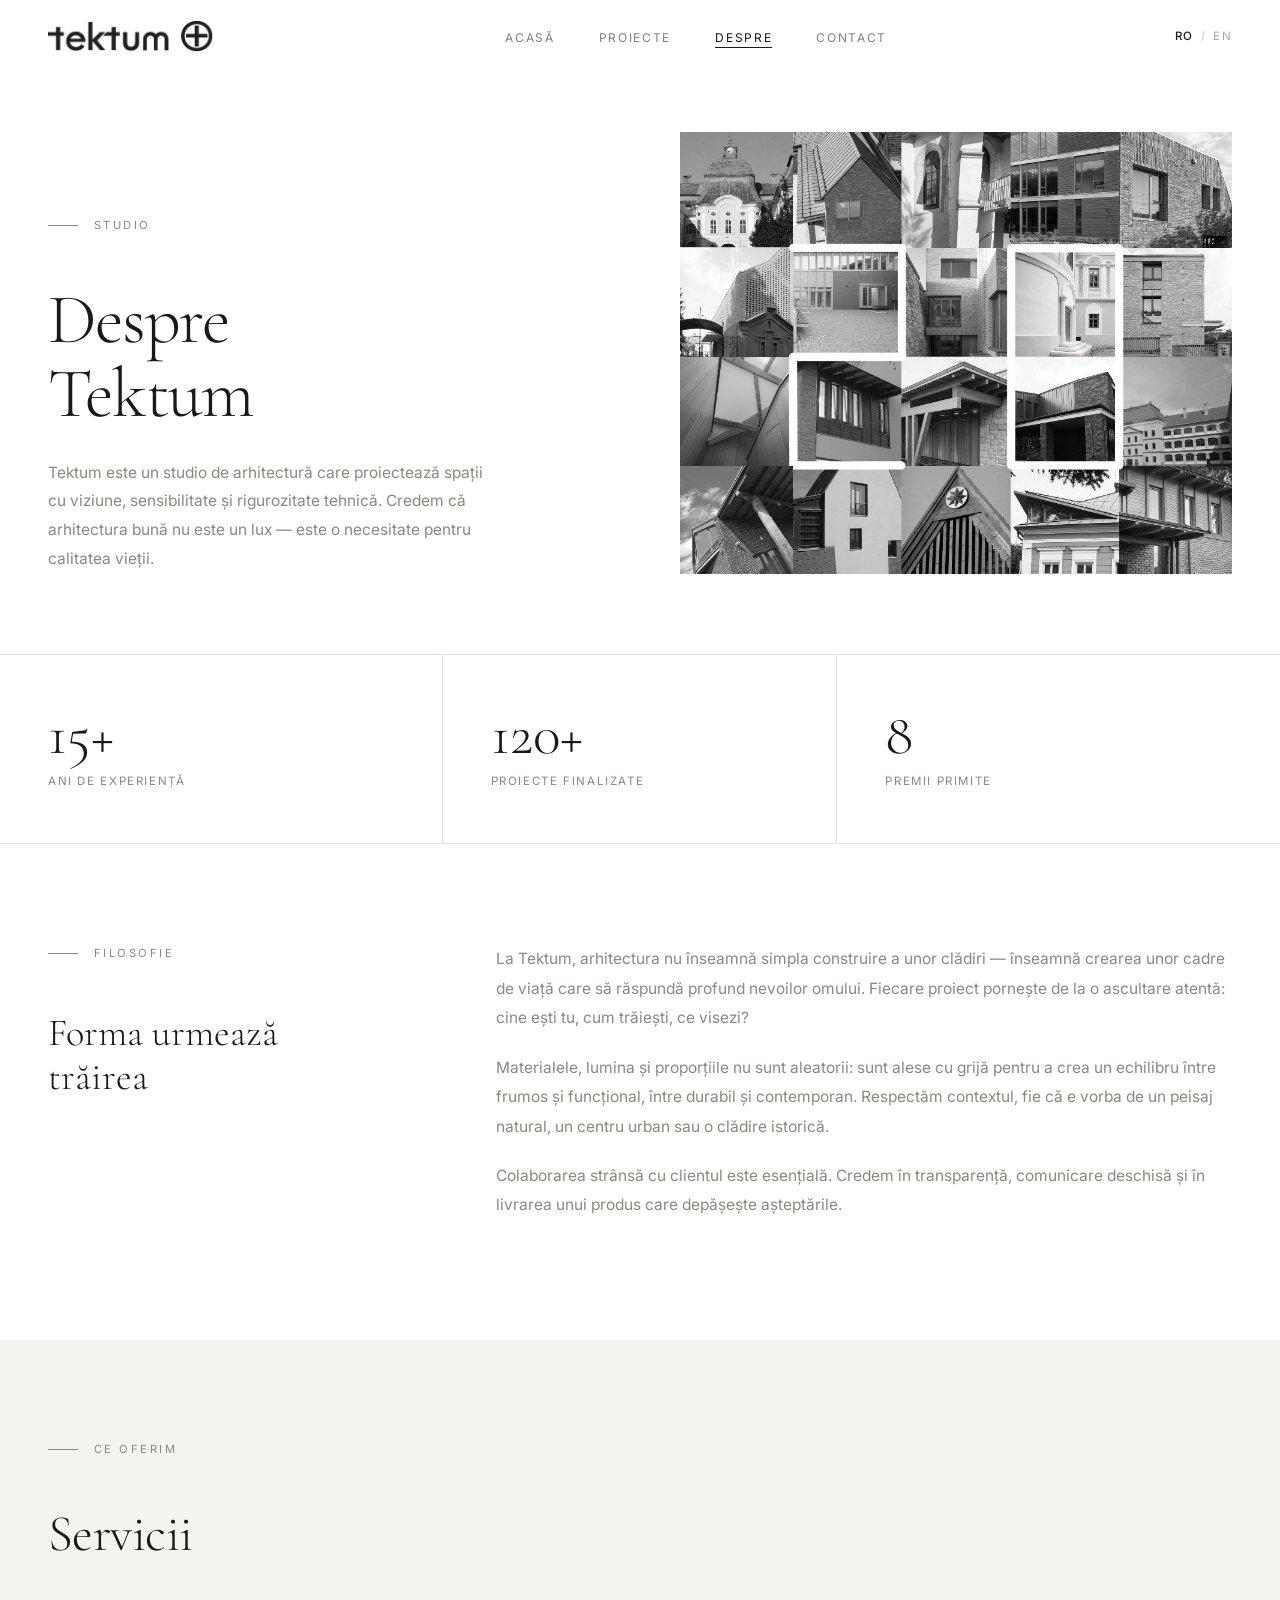
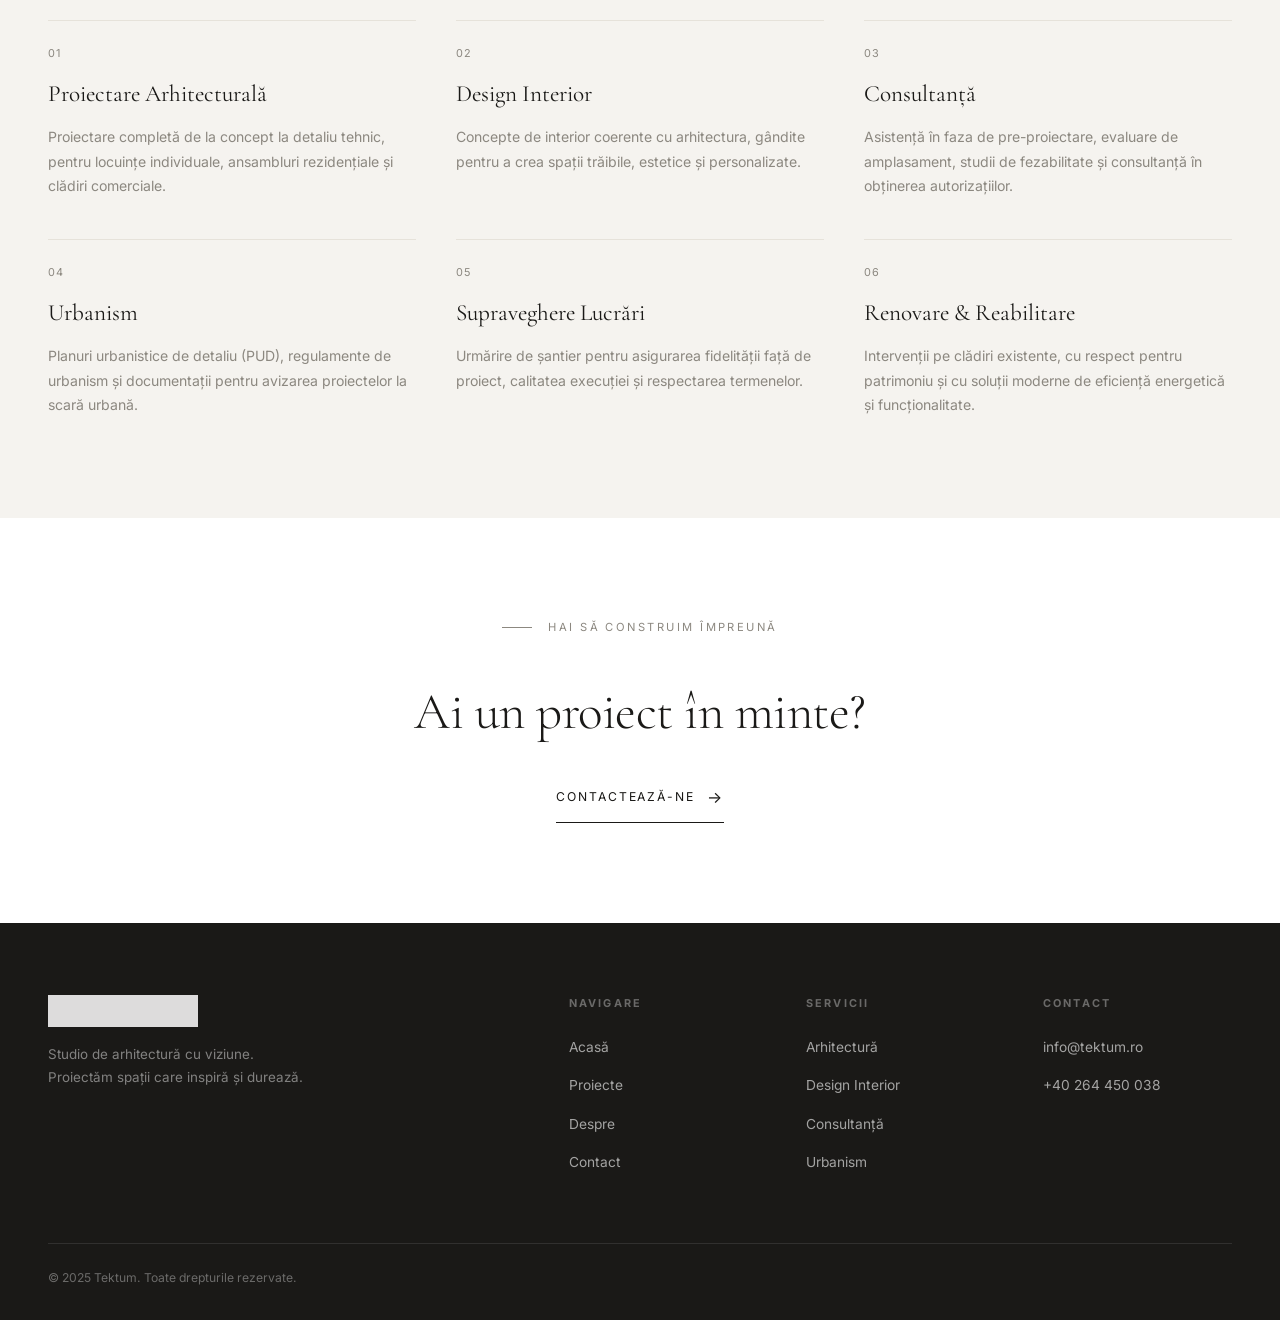
<file: about.html>
<!DOCTYPE html>
<html lang="ro">
<head>
  <meta charset="UTF-8">
  <meta name="viewport" content="width=device-width, initial-scale=1.0">
  <title>Despre | Tektum Studio de Arhitectură</title>
  <meta name="description" content="Aflați mai multe despre Tektum — filosofie, abordare și servicii de arhitectură.">
  <script>document.documentElement.lang = localStorage.getItem('tektum-lang') || 'ro';</script>
  <link rel="stylesheet" href="css/style.css">
  <link rel="preconnect" href="https://fonts.googleapis.com">
  <link rel="preconnect" href="https://fonts.gstatic.com" crossorigin>
</head>
<body>

  <!-- ── NAVIGATION ── -->
  <nav class="nav scrolled">
    <a href="index.html" class="nav-logo"><img src="images/tektum-logo.png" alt="Tektum" class="nav-logo-img"></a>

    <ul class="nav-links">
      <li><a href="index.html">
        <span class="ro">Acasă</span><span class="en">Home</span>
      </a></li>
      <li><a href="projects.html">
        <span class="ro">Proiecte</span><span class="en">Projects</span>
      </a></li>
      <li><a href="about.html">
        <span class="ro">Despre</span><span class="en">About</span>
      </a></li>
      <li><a href="contact.html">Contact</a></li>
    </ul>

    <div class="nav-right">
      <div class="lang-toggle" role="button" aria-label="Toggle language">
        <span data-lang="ro" class="active">RO</span>
        <span class="sep">/</span>
        <span data-lang="en">EN</span>
      </div>
      <div class="hamburger" role="button" aria-label="Menu">
        <span></span><span></span><span></span>
      </div>
    </div>
  </nav>

  <!-- ── MOBILE NAV ── -->
  <div class="mobile-nav">
    <a href="index.html"><span class="ro">Acasă</span><span class="en">Home</span></a>
    <a href="projects.html"><span class="ro">Proiecte</span><span class="en">Projects</span></a>
    <a href="about.html"><span class="ro">Despre</span><span class="en">About</span></a>
    <a href="contact.html">Contact</a>
    <div class="mobile-nav-lang">
      <div class="lang-toggle">
        <span data-lang="ro">RO</span>
        <span class="sep">/</span>
        <span data-lang="en">EN</span>
      </div>
    </div>
  </div>

  <!-- ── INTRO ── -->
  <section class="about-intro">
    <div class="about-intro-text">
      <div class="section-label">
        <span class="ro">Studio</span>
        <span class="en">Studio</span>
      </div>
      <h1>
        <span class="ro">Despre<br>Tektum</span>
        <span class="en">About<br>Tektum</span>
      </h1>
      <p>
        <span class="ro">
          Tektum este un studio de arhitectură care proiectează spații cu viziune,
          sensibilitate și rigurozitate tehnică. Credem că arhitectura bună nu este
          un lux — este o necesitate pentru calitatea vieții.
        </span>
        <span class="en">
          Tektum is an architecture studio that designs spaces with vision,
          sensitivity, and technical rigour. We believe that good architecture
          is not a luxury — it is a necessity for quality of life.
        </span>
      </p>
    </div>
    <img
      src="images/studio.jpg"
      alt="Studio Tektum"
      class="about-intro-img"
    >
  </section>

  <!-- ── STATS ── -->
  <div class="about-stats">
    <div class="stat-item">
      <p class="stat-num">15+</p>
      <p class="stat-label">
        <span class="ro">Ani de Experiență</span>
        <span class="en">Years of Experience</span>
      </p>
    </div>
    <div class="stat-item">
      <p class="stat-num">120+</p>
      <p class="stat-label">
        <span class="ro">Proiecte Finalizate</span>
        <span class="en">Completed Projects</span>
      </p>
    </div>
    <div class="stat-item">
      <p class="stat-num">8</p>
      <p class="stat-label">
        <span class="ro">Premii Primite</span>
        <span class="en">Awards Received</span>
      </p>
    </div>
  </div>

  <!-- ── PHILOSOPHY ── -->
  <section class="about-philosophy">
    <div>
      <div class="section-label">
        <span class="ro">Filosofie</span>
        <span class="en">Philosophy</span>
      </div>
      <h2>
        <span class="ro">Forma urmează<br>trăirea</span>
        <span class="en">Form follows<br>living</span>
      </h2>
    </div>
    <div>
      <p>
        <span class="ro">
          La Tektum, arhitectura nu înseamnă simpla construire a unor clădiri — înseamnă
          crearea unor cadre de viață care să răspundă profund nevoilor omului. Fiecare
          proiect pornește de la o ascultare atentă: cine ești tu, cum trăiești, ce visezi?
        </span>
        <span class="en">
          At Tektum, architecture is not simply about constructing buildings — it is about
          creating living frameworks that respond deeply to human needs. Every project
          begins with careful listening: who are you, how do you live, what do you dream of?
        </span>
      </p>
      <p>
        <span class="ro">
          Materialele, lumina și proporțiile nu sunt aleatorii: sunt alese cu grijă pentru
          a crea un echilibru între frumos și funcțional, între durabil și contemporan.
          Respectăm contextul, fie că e vorba de un peisaj natural, un centru urban sau
          o clădire istorică.
        </span>
        <span class="en">
          Materials, light, and proportions are never arbitrary: they are chosen carefully
          to create a balance between beauty and function, between durability and contemporaneity.
          We respect context, whether it is a natural landscape, an urban centre, or a
          historic building.
        </span>
      </p>
      <p>
        <span class="ro">
          Colaborarea strânsă cu clientul este esențială. Credem în transparență, comunicare
          deschisă și în livrarea unui produs care depășește așteptările.
        </span>
        <span class="en">
          Close collaboration with the client is essential. We believe in transparency,
          open communication, and delivering a result that exceeds expectations.
        </span>
      </p>
    </div>
  </section>

  <!-- ── SERVICES ── -->
  <section class="about-services" id="services">
    <div class="section-label">
      <span class="ro">Ce Oferim</span>
      <span class="en">What We Offer</span>
    </div>
    <h2 class="section-title">
      <span class="ro">Servicii</span>
      <span class="en">Services</span>
    </h2>

    <div class="services-grid">
      <div class="service-item">
        <p class="service-num">01</p>
        <h3 class="service-title">
          <span class="ro">Proiectare Arhitecturală</span>
          <span class="en">Architectural Design</span>
        </h3>
        <p class="service-desc">
          <span class="ro">
            Proiectare completă de la concept la detaliu tehnic, pentru locuințe
            individuale, ansambluri rezidențiale și clădiri comerciale.
          </span>
          <span class="en">
            Complete design from concept to technical detail, for individual homes,
            residential developments, and commercial buildings.
          </span>
        </p>
      </div>

      <div class="service-item">
        <p class="service-num">02</p>
        <h3 class="service-title">
          <span class="ro">Design Interior</span>
          <span class="en">Interior Design</span>
        </h3>
        <p class="service-desc">
          <span class="ro">
            Concepte de interior coerente cu arhitectura, gândite pentru a crea
            spații trăibile, estetice și personalizate.
          </span>
          <span class="en">
            Interior concepts coherent with the architecture, designed to create
            liveable, aesthetic, and personalised spaces.
          </span>
        </p>
      </div>

      <div class="service-item">
        <p class="service-num">03</p>
        <h3 class="service-title">
          <span class="ro">Consultanță</span>
          <span class="en">Consulting</span>
        </h3>
        <p class="service-desc">
          <span class="ro">
            Asistență în faza de pre-proiectare, evaluare de amplasament, studii
            de fezabilitate și consultanță în obținerea autorizațiilor.
          </span>
          <span class="en">
            Assistance in pre-design phases, site evaluation, feasibility studies,
            and guidance through the permitting process.
          </span>
        </p>
      </div>

      <div class="service-item">
        <p class="service-num">04</p>
        <h3 class="service-title">
          <span class="ro">Urbanism</span>
          <span class="en">Urban Planning</span>
        </h3>
        <p class="service-desc">
          <span class="ro">
            Planuri urbanistice de detaliu (PUD), regulamente de urbanism și
            documentații pentru avizarea proiectelor la scară urbană.
          </span>
          <span class="en">
            Detailed urban plans, zoning regulations, and documentation for
            approval of urban-scale projects.
          </span>
        </p>
      </div>

      <div class="service-item">
        <p class="service-num">05</p>
        <h3 class="service-title">
          <span class="ro">Supraveghere Lucrări</span>
          <span class="en">Construction Supervision</span>
        </h3>
        <p class="service-desc">
          <span class="ro">
            Urmărire de șantier pentru asigurarea fidelității față de proiect,
            calitatea execuției și respectarea termenelor.
          </span>
          <span class="en">
            On-site supervision to ensure fidelity to the design, quality of
            execution, and adherence to the schedule.
          </span>
        </p>
      </div>

      <div class="service-item">
        <p class="service-num">06</p>
        <h3 class="service-title">
          <span class="ro">Renovare &amp; Reabilitare</span>
          <span class="en">Renovation &amp; Rehabilitation</span>
        </h3>
        <p class="service-desc">
          <span class="ro">
            Intervenții pe clădiri existente, cu respect pentru patrimoniu și
            cu soluții moderne de eficiență energetică și funcționalitate.
          </span>
          <span class="en">
            Interventions on existing buildings, respectful of heritage and
            incorporating modern solutions for energy efficiency and functionality.
          </span>
        </p>
      </div>
    </div>
  </section>

  <!-- ── CTA ── -->
  <section style="padding: 100px 48px; text-align: center;">
    <p class="section-label" style="justify-content: center;">
      <span class="ro">Hai să construim împreună</span>
      <span class="en">Let's build together</span>
    </p>
    <h2 class="section-title" style="margin-bottom: 40px;">
      <span class="ro">Ai un proiect în minte?</span>
      <span class="en">Have a project in mind?</span>
    </h2>
    <a href="contact.html" class="btn">
      <span class="ro">Contactează-ne</span>
      <span class="en">Contact us</span>
    </a>
  </section>

  <!-- ── FOOTER ── -->
  <footer class="footer">
    <div class="footer-top">
      <div class="footer-brand">
        <img src="images/tektum-logo.png" alt="Tektum" class="footer-logo-img">
        <p>
          <span class="ro">Studio de arhitectură cu viziune. Proiectăm spații care inspiră și durează.</span>
          <span class="en">An architecture studio with vision. We design spaces that inspire and endure.</span>
        </p>
      </div>
      <div class="footer-col">
        <h4><span class="ro">Navigare</span><span class="en">Navigate</span></h4>
        <ul>
          <li><a href="index.html"><span class="ro">Acasă</span><span class="en">Home</span></a></li>
          <li><a href="projects.html"><span class="ro">Proiecte</span><span class="en">Projects</span></a></li>
          <li><a href="about.html"><span class="ro">Despre</span><span class="en">About</span></a></li>
          <li><a href="contact.html">Contact</a></li>
        </ul>
      </div>
      <div class="footer-col">
        <h4><span class="ro">Servicii</span><span class="en">Services</span></h4>
        <ul>
          <li><a href="#services"><span class="ro">Arhitectură</span><span class="en">Architecture</span></a></li>
          <li><a href="#services"><span class="ro">Design Interior</span><span class="en">Interior Design</span></a></li>
          <li><a href="#services"><span class="ro">Consultanță</span><span class="en">Consulting</span></a></li>
          <li><a href="#services"><span class="ro">Urbanism</span><span class="en">Urban Planning</span></a></li>
        </ul>
      </div>
      <div class="footer-col">
        <h4>Contact</h4>
        <ul>
          <li><a href="mailto:info@tektum.ro">info@tektum.ro</a></li>
          <li><a href="tel:+40264450038">+40 264 450 038</a></li>
        </ul>
      </div>
    </div>
    <div class="footer-bottom">
      <span>© 2025 Tektum. <span class="ro">Toate drepturile rezervate.</span><span class="en">All rights reserved.</span></span>
    </div>
  </footer>

  <script src="js/main.js"></script>
</body>
</html>
</file>
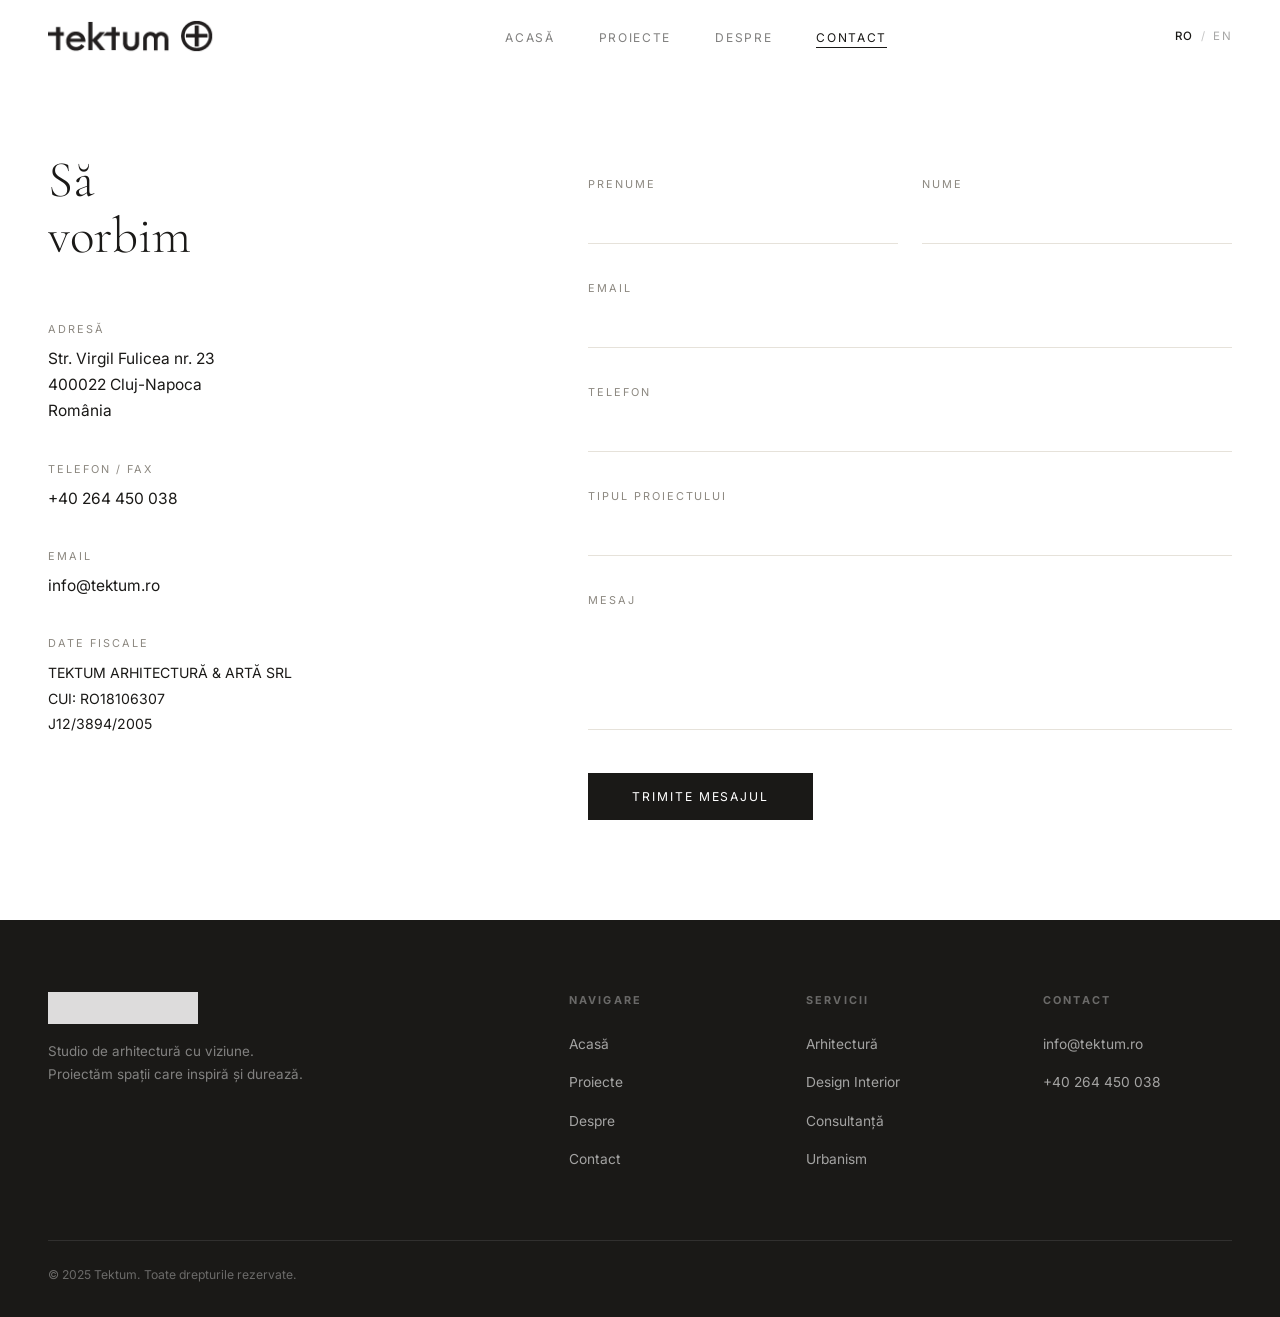
<file: contact.html>
<!DOCTYPE html>
<html lang="ro">
<head>
  <meta charset="UTF-8">
  <meta name="viewport" content="width=device-width, initial-scale=1.0">
  <title>Contact | Tektum Studio de Arhitectură</title>
  <meta name="description" content="Contactați Tektum pentru proiecte de arhitectură, consultanță și colaborări.">
  <script>document.documentElement.lang = localStorage.getItem('tektum-lang') || 'ro';</script>
  <link rel="stylesheet" href="css/style.css">
  <link rel="preconnect" href="https://fonts.googleapis.com">
  <link rel="preconnect" href="https://fonts.gstatic.com" crossorigin>
</head>
<body>

  <!-- ── NAVIGATION ── -->
  <nav class="nav scrolled">
    <a href="index.html" class="nav-logo"><img src="images/tektum-logo.png" alt="Tektum" class="nav-logo-img"></a>

    <ul class="nav-links">
      <li><a href="index.html">
        <span class="ro">Acasă</span><span class="en">Home</span>
      </a></li>
      <li><a href="projects.html">
        <span class="ro">Proiecte</span><span class="en">Projects</span>
      </a></li>
      <li><a href="about.html">
        <span class="ro">Despre</span><span class="en">About</span>
      </a></li>
      <li><a href="contact.html">Contact</a></li>
    </ul>

    <div class="nav-right">
      <div class="lang-toggle" role="button" aria-label="Toggle language">
        <span data-lang="ro" class="active">RO</span>
        <span class="sep">/</span>
        <span data-lang="en">EN</span>
      </div>
      <div class="hamburger" role="button" aria-label="Menu">
        <span></span><span></span><span></span>
      </div>
    </div>
  </nav>

  <!-- ── MOBILE NAV ── -->
  <div class="mobile-nav">
    <a href="index.html"><span class="ro">Acasă</span><span class="en">Home</span></a>
    <a href="projects.html"><span class="ro">Proiecte</span><span class="en">Projects</span></a>
    <a href="about.html"><span class="ro">Despre</span><span class="en">About</span></a>
    <a href="contact.html">Contact</a>
    <div class="mobile-nav-lang">
      <div class="lang-toggle">
        <span data-lang="ro">RO</span>
        <span class="sep">/</span>
        <span data-lang="en">EN</span>
      </div>
    </div>
  </div>

  <!-- ── CONTACT ── -->
  <div class="contact-wrap">

    <!-- Left: Info -->
    <div class="contact-info">
      <h1>
        <span class="ro">Să<br>vorbim</span>
        <span class="en">Let's<br>talk</span>
      </h1>

      <div class="contact-detail">
        <p class="contact-detail-label">
          <span class="ro">Adresă</span>
          <span class="en">Address</span>
        </p>
        <p class="contact-detail-value">
          Str. Virgil Fulicea nr. 23<br>
          400022 Cluj-Napoca<br>
          România
        </p>
      </div>

      <div class="contact-detail">
        <p class="contact-detail-label">
          <span class="ro">Telefon / Fax</span>
          <span class="en">Phone / Fax</span>
        </p>
        <p class="contact-detail-value">
          <a href="tel:+40264450038">+40 264 450 038</a>
        </p>
      </div>

      <div class="contact-detail">
        <p class="contact-detail-label">Email</p>
        <p class="contact-detail-value">
          <a href="mailto:info@tektum.ro">info@tektum.ro</a>
        </p>
      </div>

      <div class="contact-detail">
        <p class="contact-detail-label">
          <span class="ro">Date Fiscale</span>
          <span class="en">Company Details</span>
        </p>
        <p class="contact-detail-value" style="font-size:.88rem; line-height:1.8;">
          TEKTUM ARHITECTURĂ &amp; ARTĂ SRL<br>
          CUI: RO18106307<br>
          J12/3894/2005
        </p>
      </div>
    </div>

    <!-- Right: Form -->
    <div class="contact-form">
      <form novalidate>
        <div class="form-row">
          <div class="form-group">
            <label for="fname">
              <span class="ro">Prenume</span>
              <span class="en">First Name</span>
            </label>
            <input type="text" id="fname" name="fname" autocomplete="given-name" required>
          </div>
          <div class="form-group">
            <label for="lname">
              <span class="ro">Nume</span>
              <span class="en">Last Name</span>
            </label>
            <input type="text" id="lname" name="lname" autocomplete="family-name" required>
          </div>
        </div>

        <div class="form-group">
          <label for="email">Email</label>
          <input type="email" id="email" name="email" autocomplete="email" required>
        </div>

        <div class="form-group">
          <label for="phone">
            <span class="ro">Telefon</span>
            <span class="en">Phone</span>
          </label>
          <input type="tel" id="phone" name="phone" autocomplete="tel">
        </div>

        <div class="form-group">
          <label for="service">
            <span class="ro">Tipul Proiectului</span>
            <span class="en">Project Type</span>
          </label>
          <select id="service" name="service">
            <option value="" disabled selected></option>
            <option value="rezidential" class="ro">Proiect Rezidențial</option>
            <option value="rezidential" class="en" style="display:none">Residential Project</option>
            <option value="comercial" class="ro">Proiect Comercial</option>
            <option value="comercial" class="en" style="display:none">Commercial Project</option>
            <option value="interior" class="ro">Design Interior</option>
            <option value="interior" class="en" style="display:none">Interior Design</option>
            <option value="renovare" class="ro">Renovare / Reabilitare</option>
            <option value="renovare" class="en" style="display:none">Renovation / Rehabilitation</option>
            <option value="consultanta" class="ro">Consultanță</option>
            <option value="consultanta" class="en" style="display:none">Consulting</option>
            <option value="altele" class="ro">Altele</option>
            <option value="altele" class="en" style="display:none">Other</option>
          </select>
        </div>

        <div class="form-group">
          <label for="message">
            <span class="ro">Mesaj</span>
            <span class="en">Message</span>
          </label>
          <textarea id="message" name="message" required></textarea>
        </div>

        <button type="submit" class="btn-submit">
          <span class="ro">Trimite Mesajul</span>
          <span class="en">Send Message</span>
        </button>
      </form>
    </div>

  </div>

  <!-- ── FOOTER ── -->
  <footer class="footer">
    <div class="footer-top">
      <div class="footer-brand">
        <img src="images/tektum-logo.png" alt="Tektum" class="footer-logo-img">
        <p>
          <span class="ro">Studio de arhitectură cu viziune. Proiectăm spații care inspiră și durează.</span>
          <span class="en">An architecture studio with vision. We design spaces that inspire and endure.</span>
        </p>
      </div>
      <div class="footer-col">
        <h4><span class="ro">Navigare</span><span class="en">Navigate</span></h4>
        <ul>
          <li><a href="index.html"><span class="ro">Acasă</span><span class="en">Home</span></a></li>
          <li><a href="projects.html"><span class="ro">Proiecte</span><span class="en">Projects</span></a></li>
          <li><a href="about.html"><span class="ro">Despre</span><span class="en">About</span></a></li>
          <li><a href="contact.html">Contact</a></li>
        </ul>
      </div>
      <div class="footer-col">
        <h4><span class="ro">Servicii</span><span class="en">Services</span></h4>
        <ul>
          <li><a href="about.html#services"><span class="ro">Arhitectură</span><span class="en">Architecture</span></a></li>
          <li><a href="about.html#services"><span class="ro">Design Interior</span><span class="en">Interior Design</span></a></li>
          <li><a href="about.html#services"><span class="ro">Consultanță</span><span class="en">Consulting</span></a></li>
          <li><a href="about.html#services"><span class="ro">Urbanism</span><span class="en">Urban Planning</span></a></li>
        </ul>
      </div>
      <div class="footer-col">
        <h4>Contact</h4>
        <ul>
          <li><a href="mailto:info@tektum.ro">info@tektum.ro</a></li>
          <li><a href="tel:+40264450038">+40 264 450 038</a></li>
        </ul>
      </div>
    </div>
    <div class="footer-bottom">
      <span>© 2025 Tektum. <span class="ro">Toate drepturile rezervate.</span><span class="en">All rights reserved.</span></span>
    </div>
  </footer>

  <script src="js/main.js"></script>
</body>
</html>
</file>
<file: css/style.css>
@import url('https://fonts.googleapis.com/css2?family=Cormorant+Garamond:ital,wght@0,300;0,400;0,500;0,600;1,300;1,400&family=Inter:wght@300;400;500&display=swap');

*, *::before, *::after {
  box-sizing: border-box;
  margin: 0;
  padding: 0;
}

:root {
  --bg:        #FFFFFF;
  --bg-alt:    #F5F3EF;
  --text:      #1A1917;
  --muted:     #8C8880;
  --accent:    #9B8B7A;
  --border:    #E6E2DA;
  --nav-h:     72px;
  --serif:     'Cormorant Garamond', Georgia, serif;
  --sans:      'Inter', system-ui, sans-serif;
  --ease:      cubic-bezier(0.16, 1, 0.3, 1);
}

html { font-size: 16px; scroll-behavior: smooth; }

body {
  font-family: var(--sans);
  background: var(--bg);
  color: var(--text);
  line-height: 1.65;
  overflow-x: hidden;
  animation: fadeIn .5s ease;
}

@keyframes fadeIn { from { opacity: 0; } to { opacity: 1; } }

/* Language */
html[lang="ro"] .en { display: none !important; }
html[lang="en"] .ro { display: none !important; }

a { color: inherit; text-decoration: none; }
img { display: block; max-width: 100%; height: auto; }

/* ─── NAVIGATION ─── */
.nav {
  position: fixed;
  top: 0; left: 0; right: 0;
  z-index: 100;
  height: var(--nav-h);
  display: flex;
  align-items: center;
  justify-content: space-between;
  padding: 0 48px;
  transition: background .4s var(--ease), box-shadow .4s var(--ease);
}

.nav.scrolled {
  background: rgba(255,255,255,.96);
  backdrop-filter: blur(12px);
  box-shadow: 0 1px 0 var(--border);
}

.nav-logo { display: flex; align-items: center; }

.nav-logo-img {
  height: 36px;
  width: auto;
  display: block;
  transition: filter .35s;
}

.hero-page .nav:not(.scrolled) .nav-logo-img {
  filter: brightness(0) invert(1);
}

.nav-links {
  display: flex;
  align-items: center;
  gap: 44px;
  list-style: none;
}

.nav-links a {
  font-size: .75rem;
  letter-spacing: .14em;
  text-transform: uppercase;
  font-weight: 400;
  opacity: .55;
  transition: opacity .2s;
  position: relative;
  padding-bottom: 3px;
}

.nav-links a::after {
  content: '';
  position: absolute;
  bottom: 0; left: 0; right: 0;
  height: 1px;
  background: currentColor;
  transform: scaleX(0);
  transition: transform .3s var(--ease);
}

.nav-links a:hover,
.nav-links a.active {
  opacity: 1;
}

.nav-links a.active::after,
.nav-links a:hover::after {
  transform: scaleX(1);
}

.nav-right {
  display: flex;
  align-items: center;
  gap: 28px;
}

.lang-toggle {
  display: flex;
  align-items: center;
  gap: 7px;
  cursor: pointer;
  user-select: none;
}

.lang-toggle span {
  font-size: .72rem;
  letter-spacing: .12em;
  text-transform: uppercase;
  font-weight: 400;
  opacity: .38;
  transition: opacity .2s;
}

.lang-toggle span.active { opacity: 1; font-weight: 500; }
.lang-toggle .sep { opacity: .25; }

/* Hero page: nav text is white at top */
.hero-page .nav:not(.scrolled) { color: white; }
.hero-page .nav:not(.scrolled) .hamburger span { background: white; }

/* ─── HAMBURGER ─── */
.hamburger {
  display: none;
  flex-direction: column;
  gap: 5px;
  cursor: pointer;
  padding: 4px;
}

.hamburger span {
  display: block;
  width: 24px;
  height: 1.5px;
  background: var(--text);
  transition: transform .3s var(--ease), opacity .2s;
}

.hamburger.open span:nth-child(1) { transform: rotate(45deg) translate(4.5px, 4.5px); }
.hamburger.open span:nth-child(2) { opacity: 0; transform: scaleX(0); }
.hamburger.open span:nth-child(3) { transform: rotate(-45deg) translate(4.5px, -4.5px); }

/* ─── MOBILE NAV ─── */
.mobile-nav {
  display: none;
  position: fixed;
  inset: 0;
  background: var(--bg);
  z-index: 99;
  flex-direction: column;
  justify-content: center;
  align-items: center;
  gap: 32px;
}

.mobile-nav.open { display: flex; }

.mobile-nav a {
  font-family: var(--serif);
  font-size: 2.6rem;
  font-weight: 300;
  opacity: .7;
  transition: opacity .2s;
}

.mobile-nav a:hover { opacity: 1; }

.mobile-nav-lang {
  margin-top: 16px;
  display: flex;
  gap: 16px;
}

/* ─── HERO ─── */
.hero {
  position: relative;
  height: 100vh;
  min-height: 620px;
  overflow: hidden;
}

.hero-image {
  position: absolute;
  inset: 0;
  width: 100%; height: 100%;
  object-fit: cover;
  animation: heroZoom 8s ease-out forwards;
}

@keyframes heroZoom {
  from { transform: scale(1.06); }
  to   { transform: scale(1.00); }
}

.hero-overlay {
  position: absolute;
  inset: 0;
  background: linear-gradient(
    to bottom,
    rgba(0,0,0,.12) 0%,
    rgba(0,0,0,.0)  40%,
    rgba(0,0,0,.45) 100%
  );
}

.hero-content {
  position: absolute;
  bottom: 88px;
  left: 48px;
  right: 48px;
  color: white;
}

.hero-tagline {
  font-family: var(--serif);
  font-size: clamp(2.8rem, 6.5vw, 5.5rem);
  font-weight: 300;
  line-height: 1.08;
  letter-spacing: -.01em;
  margin-bottom: 18px;
}

.hero-sub {
  font-size: .82rem;
  letter-spacing: .18em;
  text-transform: uppercase;
  opacity: .7;
  font-weight: 300;
}

.hero-scroll {
  position: absolute;
  bottom: 48px;
  right: 48px;
  color: white;
  display: flex;
  flex-direction: column;
  align-items: center;
  gap: 8px;
  font-size: .65rem;
  letter-spacing: .18em;
  text-transform: uppercase;
  opacity: .55;
}

.hero-scroll-line {
  width: 1px;
  height: 44px;
  background: white;
  transform-origin: top;
  animation: scrollLine 2.2s ease-in-out infinite;
}

@keyframes scrollLine {
  0%   { transform: scaleY(0); transform-origin: top;    opacity: 1; }
  45%  { transform: scaleY(1); transform-origin: top;    opacity: 1; }
  50%  { transform: scaleY(1); transform-origin: bottom; opacity: 1; }
  100% { transform: scaleY(0); transform-origin: bottom; opacity: 0; }
}

/* ─── SECTIONS ─── */
section { padding: 100px 48px; }

.section-label {
  font-size: .7rem;
  letter-spacing: .22em;
  text-transform: uppercase;
  color: var(--muted);
  margin-bottom: 48px;
  display: flex;
  align-items: center;
  gap: 16px;
}

.section-label::before {
  content: '';
  display: block;
  width: 30px;
  height: 1px;
  background: var(--muted);
  flex-shrink: 0;
}

.section-title {
  font-family: var(--serif);
  font-size: clamp(2rem, 4vw, 3.6rem);
  font-weight: 300;
  line-height: 1.12;
  letter-spacing: -.01em;
}

/* ─── FEATURED PROJECTS ─── */
.featured-projects { background: var(--bg); }

.projects-grid {
  display: grid;
  grid-template-columns: 7fr 5fr;
  grid-template-rows: auto auto;
  gap: 20px;
  margin-top: 56px;
  margin-bottom: 56px;
}

.project-card { position: relative; overflow: hidden; cursor: pointer; }

.project-card:nth-child(1) { grid-row: 1 / 3; }

.project-card .project-thumb {
  width: 100%;
  object-fit: cover;
  transition: transform .7s var(--ease);
  display: block;
}

.project-card:nth-child(1) .project-thumb {
  height: 100%;
  aspect-ratio: unset;
}

.project-card:nth-child(2) .project-thumb,
.project-card:nth-child(3) .project-thumb {
  aspect-ratio: 4/3;
}

.project-card:hover .project-thumb { transform: scale(1.04); }

.project-card-info { padding: 14px 0 0; }

.project-card-num {
  font-size: .68rem;
  color: var(--muted);
  letter-spacing: .1em;
  margin-bottom: 5px;
}

.project-card-title {
  font-family: var(--serif);
  font-size: 1.3rem;
  font-weight: 400;
  margin-bottom: 4px;
}

.project-card-meta {
  font-size: .78rem;
  color: var(--muted);
  letter-spacing: .05em;
}

/* ─── ABOUT TEASER ─── */
.about-teaser {
  background: var(--bg-alt);
  display: grid;
  grid-template-columns: 1fr 1fr;
  gap: 80px;
  align-items: center;
}

.about-teaser-img {
  width: 100%;
  aspect-ratio: 4/5;
  object-fit: cover;
}

.about-teaser-content { max-width: 520px; }

.about-teaser-text {
  font-family: var(--serif);
  font-size: clamp(1.05rem, 1.6vw, 1.3rem);
  font-weight: 300;
  line-height: 1.75;
  color: var(--text);
  margin: 24px 0 44px;
}

/* ─── BUTTON ─── */
.btn {
  display: inline-flex;
  align-items: center;
  gap: 12px;
  font-size: .76rem;
  letter-spacing: .16em;
  text-transform: uppercase;
  font-weight: 400;
  padding-bottom: 12px;
  border-bottom: 1px solid var(--text);
  transition: gap .3s var(--ease);
}

.btn:hover { gap: 22px; }
.btn::after { content: '→'; font-size: 1rem; font-family: var(--sans); }

/* ─── PAGE HEADER ─── */
.page-header {
  padding-top: calc(var(--nav-h) + 80px);
  padding-bottom: 48px;
  padding-left: 48px;
  padding-right: 48px;
}

.page-header h1 {
  font-family: var(--serif);
  font-size: clamp(2.6rem, 5.5vw, 4.8rem);
  font-weight: 300;
  letter-spacing: -.02em;
  line-height: 1.05;
}

/* ─── FILTER TABS ─── */
.filter-bar {
  display: flex;
  padding: 0 48px;
  border-bottom: 1px solid var(--border);
  gap: 0;
  overflow-x: auto;
}

.filter-tab {
  padding: 16px 28px;
  font-size: .74rem;
  letter-spacing: .12em;
  text-transform: uppercase;
  cursor: pointer;
  border-bottom: 2px solid transparent;
  margin-bottom: -1px;
  white-space: nowrap;
  opacity: .45;
  transition: opacity .2s, border-color .2s;
  background: none;
  border-top: none;
  border-left: none;
  border-right: none;
  font-family: var(--sans);
  color: var(--text);
}

.filter-tab:first-child { padding-left: 0; }

.filter-tab.active,
.filter-tab:hover {
  opacity: 1;
  border-bottom-color: var(--text);
}

/* ─── PROJECTS GRID (all projects page) ─── */
.projects-all {
  padding: 48px;
  display: grid;
  grid-template-columns: repeat(3, 1fr);
  gap: 32px 24px;
}

.project-item {
  position: relative;
  overflow: hidden;
  cursor: pointer;
}

.project-item-img {
  width: 100%;
  aspect-ratio: 4/3;
  object-fit: cover;
  display: block;
  transition: transform .6s var(--ease);
}

.project-item:hover .project-item-img { transform: scale(1.04); }

.project-item-overlay {
  position: absolute;
  inset: 0;
  background: rgba(20,18,15,.65);
  display: flex;
  flex-direction: column;
  justify-content: flex-end;
  padding: 24px;
  opacity: 0;
  transition: opacity .3s;
  color: white;
}

.project-item:hover .project-item-overlay { opacity: 1; }

.project-item-overlay h3 {
  font-family: var(--serif);
  font-size: 1.5rem;
  font-weight: 400;
  margin-bottom: 5px;
}

.project-item-overlay p {
  font-size: .76rem;
  letter-spacing: .08em;
  opacity: .72;
}

.project-item-info { padding: 14px 0 0; }

.project-item-title {
  font-family: var(--serif);
  font-size: 1.1rem;
  font-weight: 400;
  margin-bottom: 3px;
}

.project-item-sub {
  font-size: .75rem;
  color: var(--muted);
}

/* ─── ABOUT PAGE ─── */
.about-intro {
  padding-top: calc(var(--nav-h) + 60px);
  padding-left: 48px;
  padding-right: 48px;
  padding-bottom: 80px;
  display: grid;
  grid-template-columns: 1fr 1fr;
  gap: 80px;
  align-items: end;
}

.about-intro-text h1 {
  font-family: var(--serif);
  font-size: clamp(2.6rem, 5.5vw, 4.8rem);
  font-weight: 300;
  letter-spacing: -.02em;
  line-height: 1.05;
  margin-bottom: 28px;
}

.about-intro-text p {
  font-size: .97rem;
  line-height: 1.85;
  color: var(--muted);
  max-width: 440px;
}

.about-intro-img {
  width: 100%;
  aspect-ratio: 5/4;
  object-fit: cover;
}

.about-stats {
  display: grid;
  grid-template-columns: repeat(3, 1fr);
  border-top: 1px solid var(--border);
  border-bottom: 1px solid var(--border);
  padding: 0 48px;
}

.stat-item {
  padding: 52px 48px;
  border-right: 1px solid var(--border);
}

.stat-item:first-child { padding-left: 0; }
.stat-item:last-child { border-right: none; }

.stat-num {
  font-family: var(--serif);
  font-size: 3.6rem;
  font-weight: 300;
  line-height: 1;
  margin-bottom: 8px;
}

.stat-label {
  font-size: .72rem;
  letter-spacing: .14em;
  text-transform: uppercase;
  color: var(--muted);
}

.about-philosophy {
  display: grid;
  grid-template-columns: 1fr 2fr;
  gap: 80px;
}

.about-philosophy h2 {
  font-family: var(--serif);
  font-size: clamp(1.8rem, 3vw, 2.8rem);
  font-weight: 300;
  line-height: 1.15;
}

.about-philosophy p {
  font-size: .97rem;
  line-height: 1.9;
  color: var(--muted);
  margin-bottom: 20px;
}

.about-services { background: var(--bg-alt); }

.services-grid {
  display: grid;
  grid-template-columns: repeat(3, 1fr);
  gap: 40px;
  margin-top: 56px;
}

.service-item {
  padding-top: 24px;
  border-top: 1px solid var(--border);
}

.service-num {
  font-size: .68rem;
  color: var(--muted);
  letter-spacing: .1em;
  margin-bottom: 12px;
}

.service-title {
  font-family: var(--serif);
  font-size: 1.45rem;
  font-weight: 400;
  margin-bottom: 12px;
}

.service-desc {
  font-size: .88rem;
  line-height: 1.75;
  color: var(--muted);
}

/* ─── CONTACT PAGE ─── */
.contact-wrap {
  padding-top: calc(var(--nav-h) + 80px);
  padding-bottom: 100px;
  padding-left: 48px;
  padding-right: 48px;
  display: grid;
  grid-template-columns: 5fr 7fr;
  gap: 80px;
}

.contact-info h1 {
  font-family: var(--serif);
  font-size: clamp(2rem, 4vw, 3.5rem);
  font-weight: 300;
  line-height: 1.1;
  margin-bottom: 56px;
}

.contact-detail { margin-bottom: 36px; }

.contact-detail-label {
  font-size: .68rem;
  letter-spacing: .18em;
  text-transform: uppercase;
  color: var(--muted);
  margin-bottom: 7px;
}

.contact-detail-value {
  font-size: .97rem;
  line-height: 1.7;
}

.contact-detail-value a:hover { text-decoration: underline; }

.contact-form { padding-top: 24px; }

.form-row {
  display: grid;
  grid-template-columns: 1fr 1fr;
  gap: 24px;
}

.form-group { margin-bottom: 36px; }

.form-group label {
  display: block;
  font-size: .68rem;
  letter-spacing: .18em;
  text-transform: uppercase;
  color: var(--muted);
  margin-bottom: 10px;
}

.form-group input,
.form-group select,
.form-group textarea {
  width: 100%;
  border: none;
  border-bottom: 1px solid var(--border);
  padding: 10px 0;
  font-family: var(--sans);
  font-size: .95rem;
  background: transparent;
  color: var(--text);
  outline: none;
  transition: border-color .2s;
  appearance: none;
  -webkit-appearance: none;
  border-radius: 0;
}

.form-group input:focus,
.form-group select:focus,
.form-group textarea:focus { border-bottom-color: var(--text); }

.form-group textarea { resize: none; height: 110px; }

.form-group select { cursor: pointer; }

.btn-submit {
  display: inline-flex;
  align-items: center;
  gap: 16px;
  background: var(--text);
  color: white;
  border: none;
  padding: 16px 44px;
  font-family: var(--sans);
  font-size: .76rem;
  letter-spacing: .16em;
  text-transform: uppercase;
  cursor: pointer;
  transition: background .3s;
}

.btn-submit:hover { background: var(--accent); }

/* ─── FOOTER ─── */
.footer {
  background: var(--text);
  color: white;
  padding: 72px 48px 32px;
}

.footer-top {
  display: grid;
  grid-template-columns: 2.5fr 1fr 1fr 1fr;
  gap: 48px;
  padding-bottom: 56px;
  border-bottom: 1px solid rgba(255,255,255,.1);
}

.footer-logo-img {
  height: 32px;
  width: auto;
  display: block;
  margin-bottom: 16px;
  filter: brightness(0) invert(1);
  opacity: .85;
}

.footer-brand p {
  font-size: .84rem;
  line-height: 1.7;
  opacity: .45;
  max-width: 260px;
}

.footer-col h4 {
  font-size: .68rem;
  letter-spacing: .2em;
  text-transform: uppercase;
  opacity: .35;
  margin-bottom: 20px;
}

.footer-col ul { list-style: none; }

.footer-col ul li { margin-bottom: 12px; }

.footer-col ul li a {
  font-size: .86rem;
  opacity: .6;
  transition: opacity .2s;
}

.footer-col ul li a:hover { opacity: 1; }

.footer-bottom {
  display: flex;
  justify-content: space-between;
  align-items: center;
  padding-top: 24px;
  font-size: .76rem;
  opacity: .35;
}

/* ─── SCROLL ANIMATIONS ─── */
.anim-fade-up {
  opacity: 0;
  transform: translateY(22px);
  transition: opacity .65s var(--ease), transform .65s var(--ease);
}

.anim-fade-up.visible {
  opacity: 1;
  transform: translateY(0);
}

/* ─── RESPONSIVE ─── */
@media (max-width: 1100px) {
  .projects-all { grid-template-columns: repeat(2, 1fr); }
  .footer-top { grid-template-columns: 1fr 1fr; }
}

@media (max-width: 900px) {
  .about-teaser { grid-template-columns: 1fr; }
  .about-intro { grid-template-columns: 1fr; }
  .about-philosophy { grid-template-columns: 1fr; }
  .contact-wrap { grid-template-columns: 1fr; }
}

@media (max-width: 768px) {
  :root { --nav-h: 60px; }
  section { padding: 60px 24px; }

  .nav { padding: 0 24px; }
  .nav-links { display: none; }
  .hamburger { display: flex; }

  .hero-content { left: 24px; right: 24px; bottom: 64px; }
  .hero-scroll { right: 24px; bottom: 28px; }

  .projects-grid {
    grid-template-columns: 1fr;
    grid-template-rows: auto;
  }
  .project-card:nth-child(1) {
    grid-row: auto;
  }
  .project-card:nth-child(1) .project-thumb {
    aspect-ratio: 4/3;
    height: auto;
  }

  .projects-all { grid-template-columns: 1fr; padding: 24px; }

  .about-stats { grid-template-columns: 1fr; padding: 0 24px; }
  .stat-item {
    border-right: none;
    border-bottom: 1px solid var(--border);
    padding: 32px 0;
  }
  .stat-item:last-child { border-bottom: none; }

  .services-grid { grid-template-columns: 1fr; }

  .form-row { grid-template-columns: 1fr; }

  .page-header,
  .about-intro,
  .contact-wrap,
  .filter-bar { padding-left: 24px; padding-right: 24px; }

  .footer { padding: 48px 24px 24px; }
  .footer-top { grid-template-columns: 1fr; gap: 32px; }
  .footer-bottom { flex-direction: column; gap: 8px; text-align: center; }
}

@media (max-width: 480px) {
  .projects-grid { gap: 12px; }
  .projects-all { gap: 20px 12px; }
}
</file>
